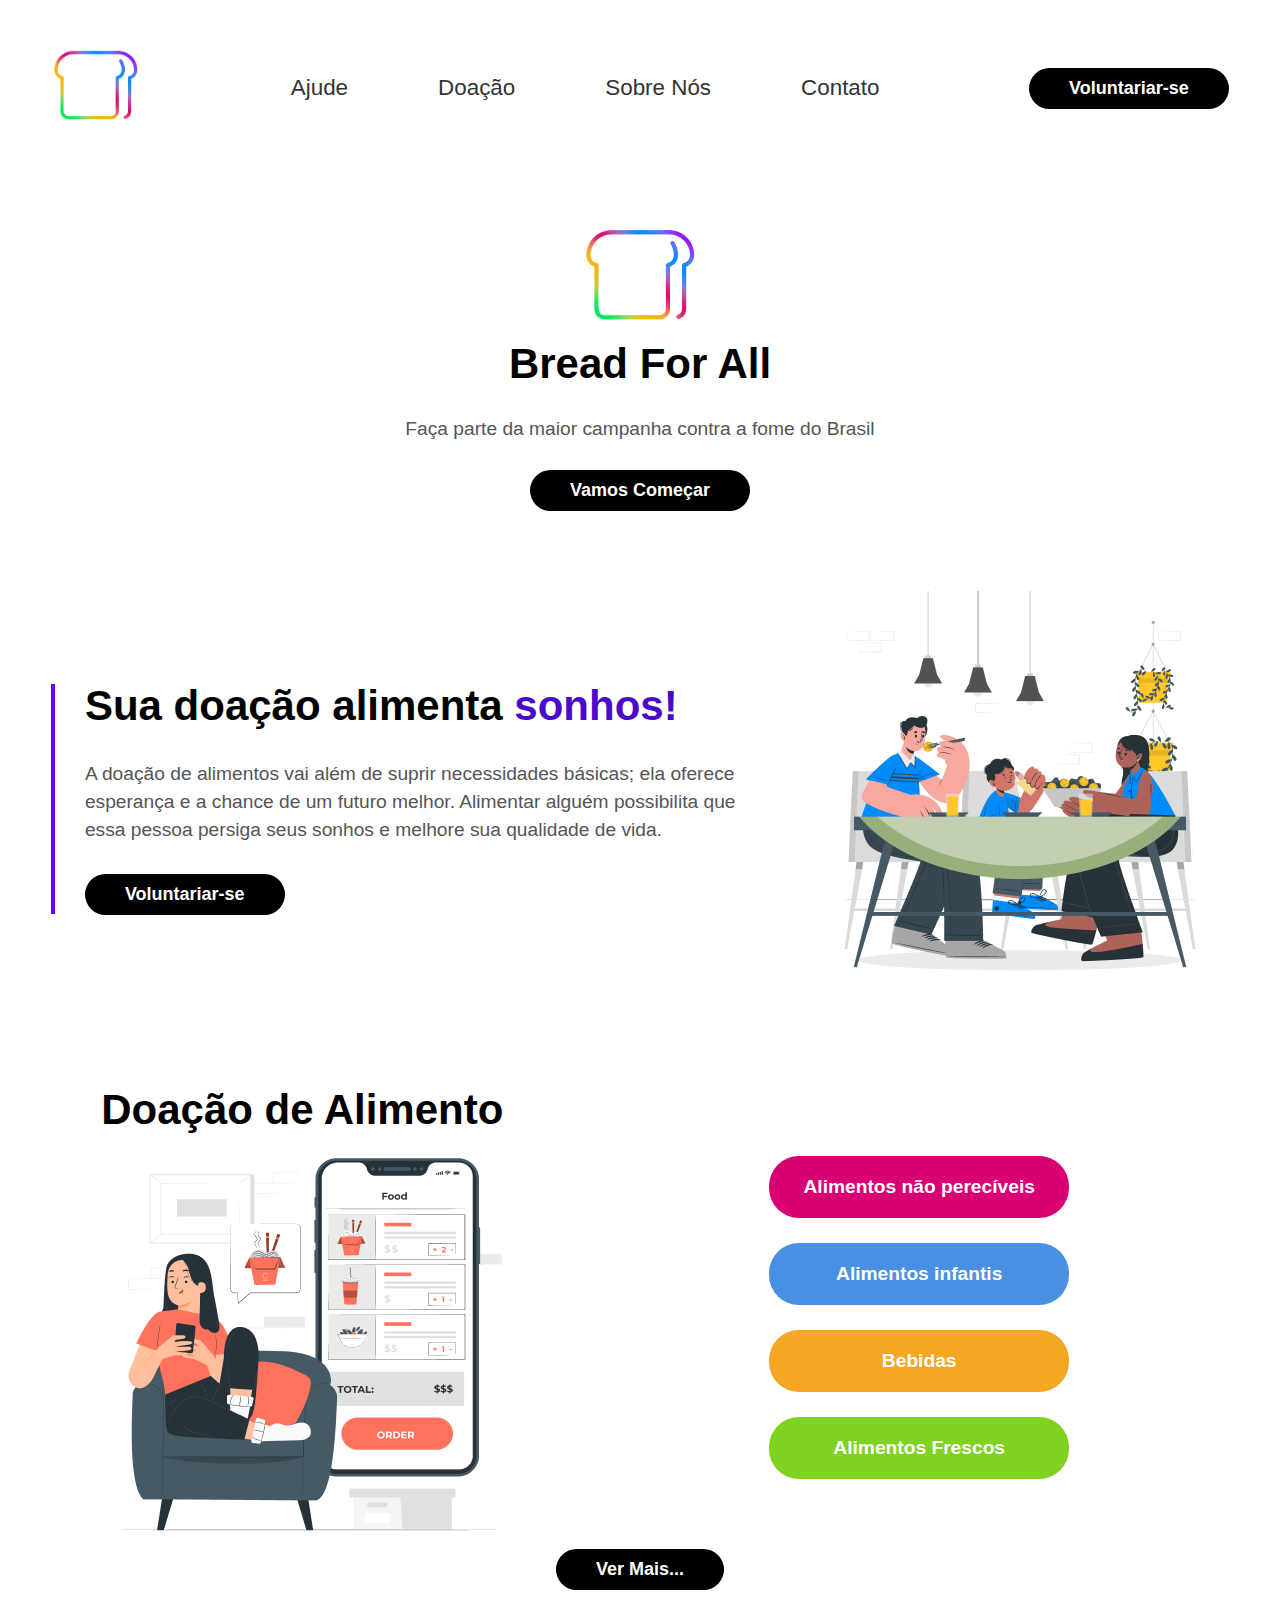
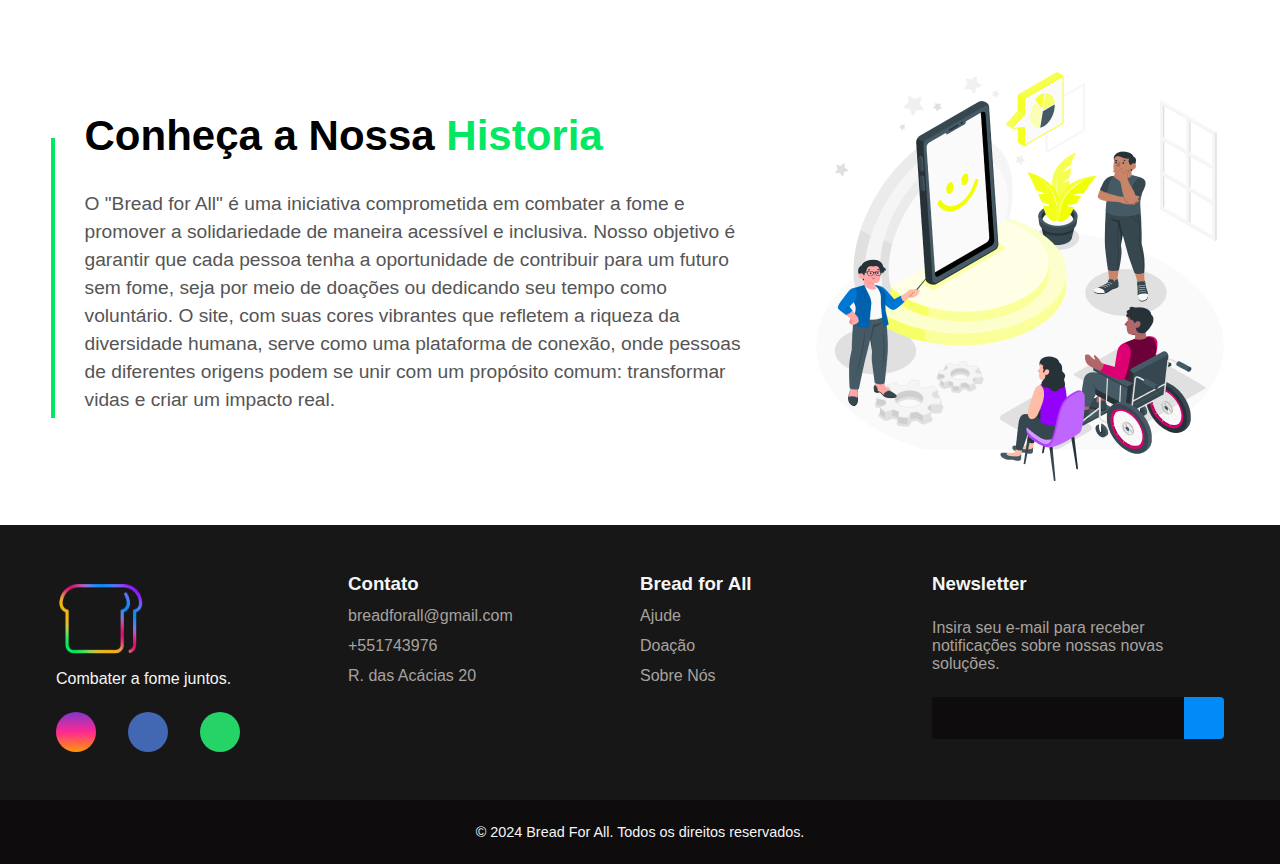
<file: pages/index.html>
<!DOCTYPE html>
<html lang="pt-BR">
<head>
    <meta charset="UTF-8">
    <meta name="viewport" content="width=device-width, initial-scale=1.0">
    <title>Bread For All</title>
    <link rel="stylesheet" href="../css/style.css">
    <link rel="icon" href="../img/logo.png">
    <link rel="stylesheet" href="https://cdnjs.cloudflare.com/ajax/libs/font-awesome/6.2.1/css/all.min.css" integrity="sha512-MV7K8+y+gLIBoVD59lQIYicR65iaqukzvf/nwasF0nqhPay5w/9lJmVM2hMDcnK1OnMGCdVK+iQrJ7lzPJQd1w==" crossorigin="anonymous" referrerpolicy="no-referrer" />
</head>
<body>
    <header>
        <div class="interface">
            <div class="logo">
                <img src="../img/logo.png" alt="Bread For All Logo" class="icon">   
            </div>
            <nav class="menu">
            <ul>
                <li><a href="#">Ajude</a></li>
                <li><a href="#doacao">Doação</a></li>
                <li><a href="#sobre">Sobre Nós</a></li>
                <li><a href="#contato">Contato</a></li>
            </ul>
        </nav>
        <div class="btn-voluntariar">
            <a href="formulario.html">
                <button>Voluntariar-se</button>
            </a>
        </div>
        </div>
    </header>
   <!-- bem vindo -->
    <main>
        <section class="inicial-site" id="inicio">
            <div class="interface">
                <div class="container">
                    <div class="txt-inicial-site">
                         <img src="../img/logo.png" alt="Bread For All Logo" class="icon">
                        <h1>Bread For All</h1>
                        <p>Faça parte da maior campanha contra a fome do Brasil</p>
    
                        <div class="btn-voluntariar">
                            <a href="#ajude">
                                <button>Vamos Começar</button>
                            </a>
                        </div>
                    </div>
                </div>
            </div>
        </section>
    </main>
    <!-- voluntariar-se -->
    <section class="inicial-site">
        <div class="interface">
            <div class="container">
                <div class="purple-line"></div>
                <div class="txt-inicial-site">
                    <h1>Sua doação alimenta <span class="sonhos">sonhos!</span></h1>
                    <p id="subtitulo">A doação de alimentos vai além de suprir necessidades básicas; ela oferece esperança e a chance de um futuro melhor. Alimentar alguém possibilita que essa pessoa persiga seus sonhos e melhore sua qualidade de vida.</p>

                    <div class="btn-voluntariar">
                        <a href="formulario.html">
                            <button>Voluntariar-se</button>
                        </a>
                    </div>
                </div>

                <div class="img-inicial-site" id="ajude">
                    <img src="../img/teste.png" alt="Família jantando">
                </div>
            </div>
        </div>
    </section>
    <!-- seção de doação -->
    <section class="doacao-site">
        <div class="interface">
            <div class="container">
                <div class="yellow-line"></div>
                <div class="geral-doacao-site">
                    <h1  id="doacao">Doação de Alimento</h1>
                    <div class="img-doacao">
                        <img src="../img/mulherSentada.png" alt="Família jantando">
                    </div>
                </div>
    
                <div class="botoes-categoria">
                    <a href="doacao.html"  class="botao-categoria alimentos-nao-pereciveis">Alimentos não perecíveis</a>
                    <a href="doacao.html" class="botao-categoria alimentos-infantis">Alimentos infantis</a>
                    <a href="doacao.html" class="botao-categoria bebidas">Bebidas</a>
                    <a href="doacao.html" class="botao-categoria alimentos-frescos">Alimentos Frescos</a>
                </div>
            </div>
    
            <div class="btn-voluntariar" id="centro">
                <a href="doacao.html">
                    <button>Ver Mais...</button>
                </a>
            </div>
        </div>
    </section>
    <!-- sobre nos -->
    <section class="inicial-site">
        <div class="interface">
            <div class="container">
                <div class="green-line"></div>
                <div class="txt-inicial-site">
                    <h1 id="sobre">Conheça a Nossa <span class="Historia">Historia</span></h1>
                    <p id="subtitulo">O "Bread for All" é uma iniciativa comprometida em combater a fome e promover a solidariedade de maneira acessível e inclusiva. Nosso objetivo é garantir que cada pessoa tenha a oportunidade de contribuir para um futuro sem fome, seja por meio de doações ou dedicando seu tempo como voluntário. O site, com suas cores vibrantes que refletem a riqueza da diversidade humana, serve como uma plataforma de conexão, onde pessoas de diferentes origens podem se unir com um propósito comum: transformar vidas e criar um impacto real.</p>
                </div>

                <div class="img-inicial-site">
                    <img src="../img/sobre.png" alt="Mulher ensinando">
                </div>
            </div>
        </div>
    </section>
    <!-- rodape -->
    <footer>
        <div id="footer_content">
            <div id="footer_contacts">
                <div class="logo" id="contato">
                    <img src="../img/logo.png" alt="Bread For All Logo" class="icon">   
                </div>
                <p>Combater a fome juntos.</p>

                <div id="footer_social_media">
                    <a href="#" class="footer-link" id="instagram">
                        <i class="fa-brands fa-instagram"></i>
                    </a>

                    <a href="#" class="footer-link" id="facebook">
                        <i class="fa-brands fa-facebook-f"></i>
                    </a>

                    <a href="#" class="footer-link" id="whatsapp">
                        <i class="fa-brands fa-whatsapp"></i>
                    </a>
                </div>
            </div>
            
            <ul class="footer-list">
                <li>
                    <h3>Contato</h3>
                </li>
                <li>
                    <a href="#" class="footer-link">breadforall@gmail.com</a>
                </li>
                <li>
                    <a href="#" class="footer-link">+551743976</a>
                </li>
                <li>
                    <a href="#" class="footer-link">R. das Acácias 20</a>
                </li>
            </ul>

            <ul class="footer-list">
                <li>
                    <h3>Bread for All</h3>
                </li>
                <li>
                    <a href="#" class="footer-link">Ajude</a>
                </li>
                <li>
                    <a href="#" class="footer-link">Doação</a>
                </li>
                <li>
                    <a href="#" class="footer-link">Sobre Nós</a>
                </li>
            </ul>

            <div id="footer_subscribe">
                <h3>Newsletter</h3>

                <p>
                    Insira seu e-mail para receber notificações sobre nossas novas soluções.
                </p>

                <div id="input_group">
                    <input type="email" id="email" >
                    <button>
                        <i class="fa-regular fa-envelope" ></i>
                    </button>
                </div>
            </div>
        </div>

        <div id="footer_copyright">
            &copy; 2024 Bread For All. Todos os direitos reservados.
        </div>
    </footer>
</body>
</html>
</file>
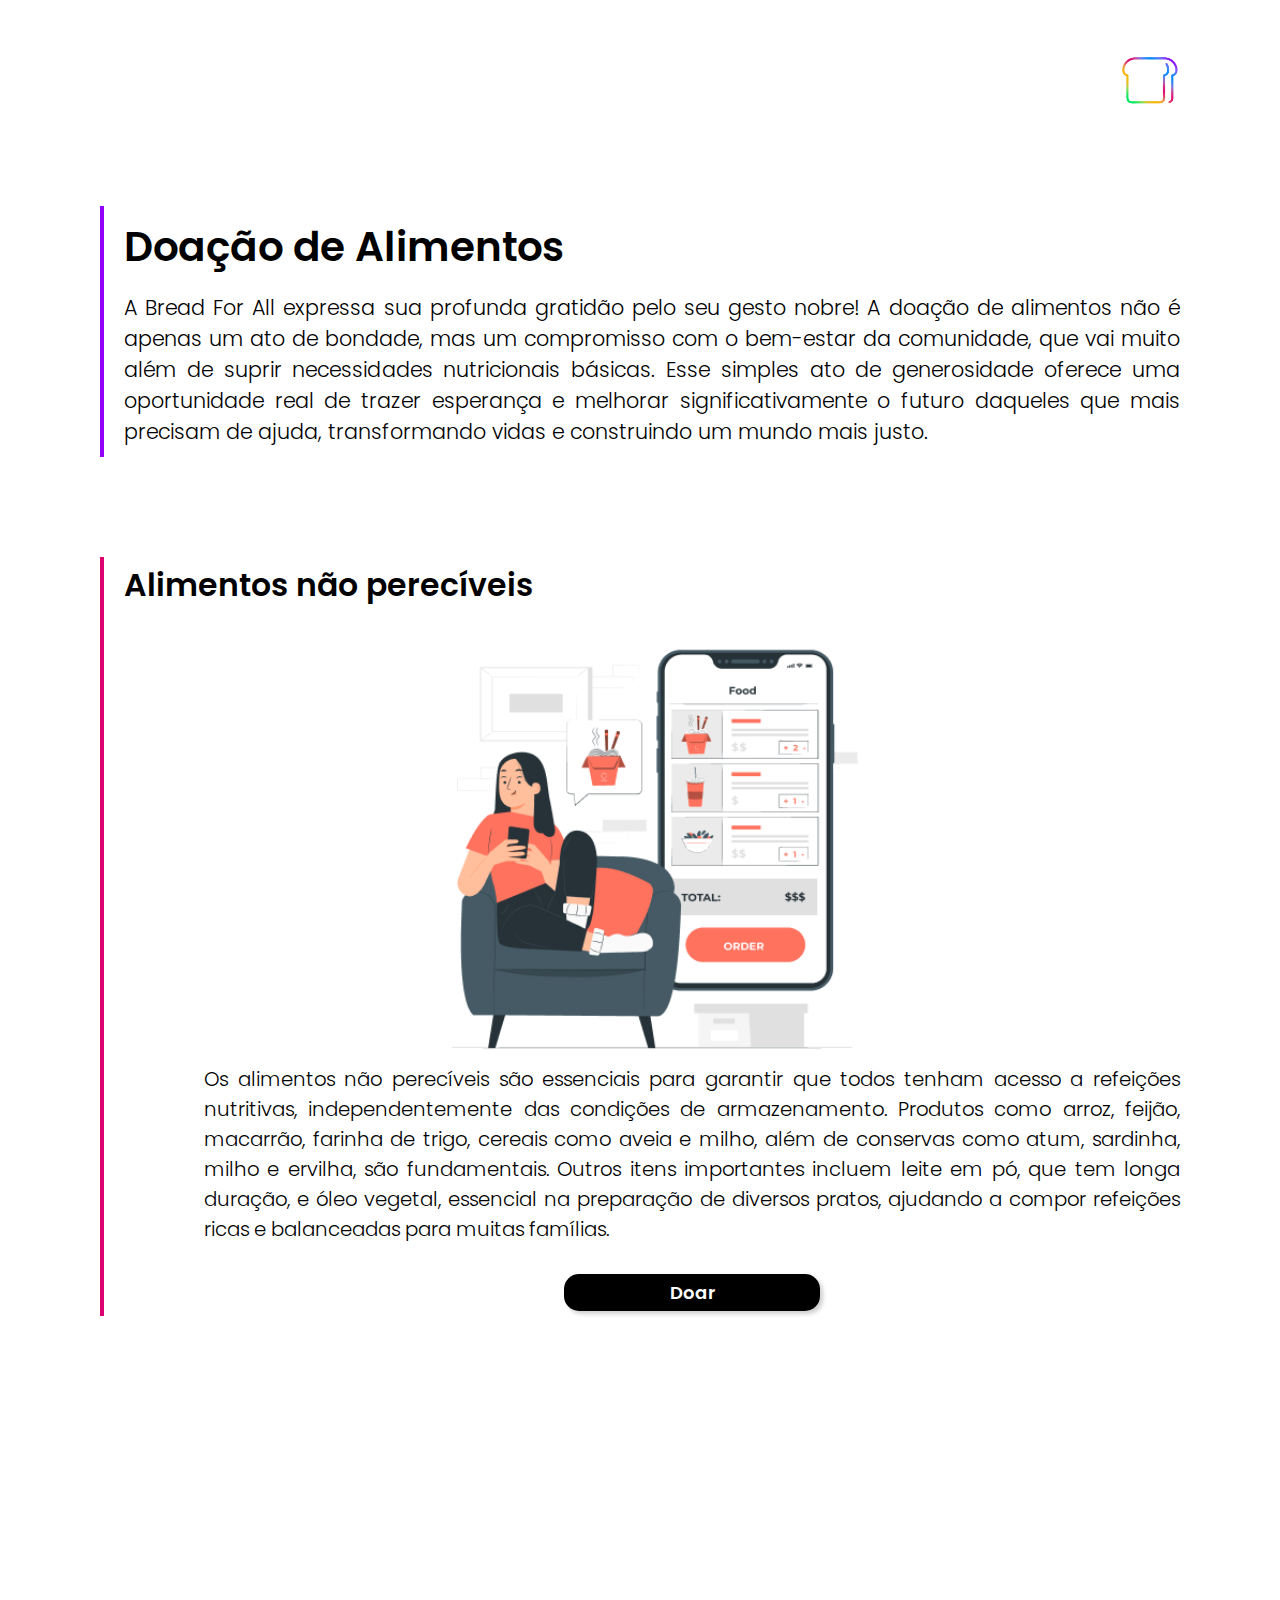
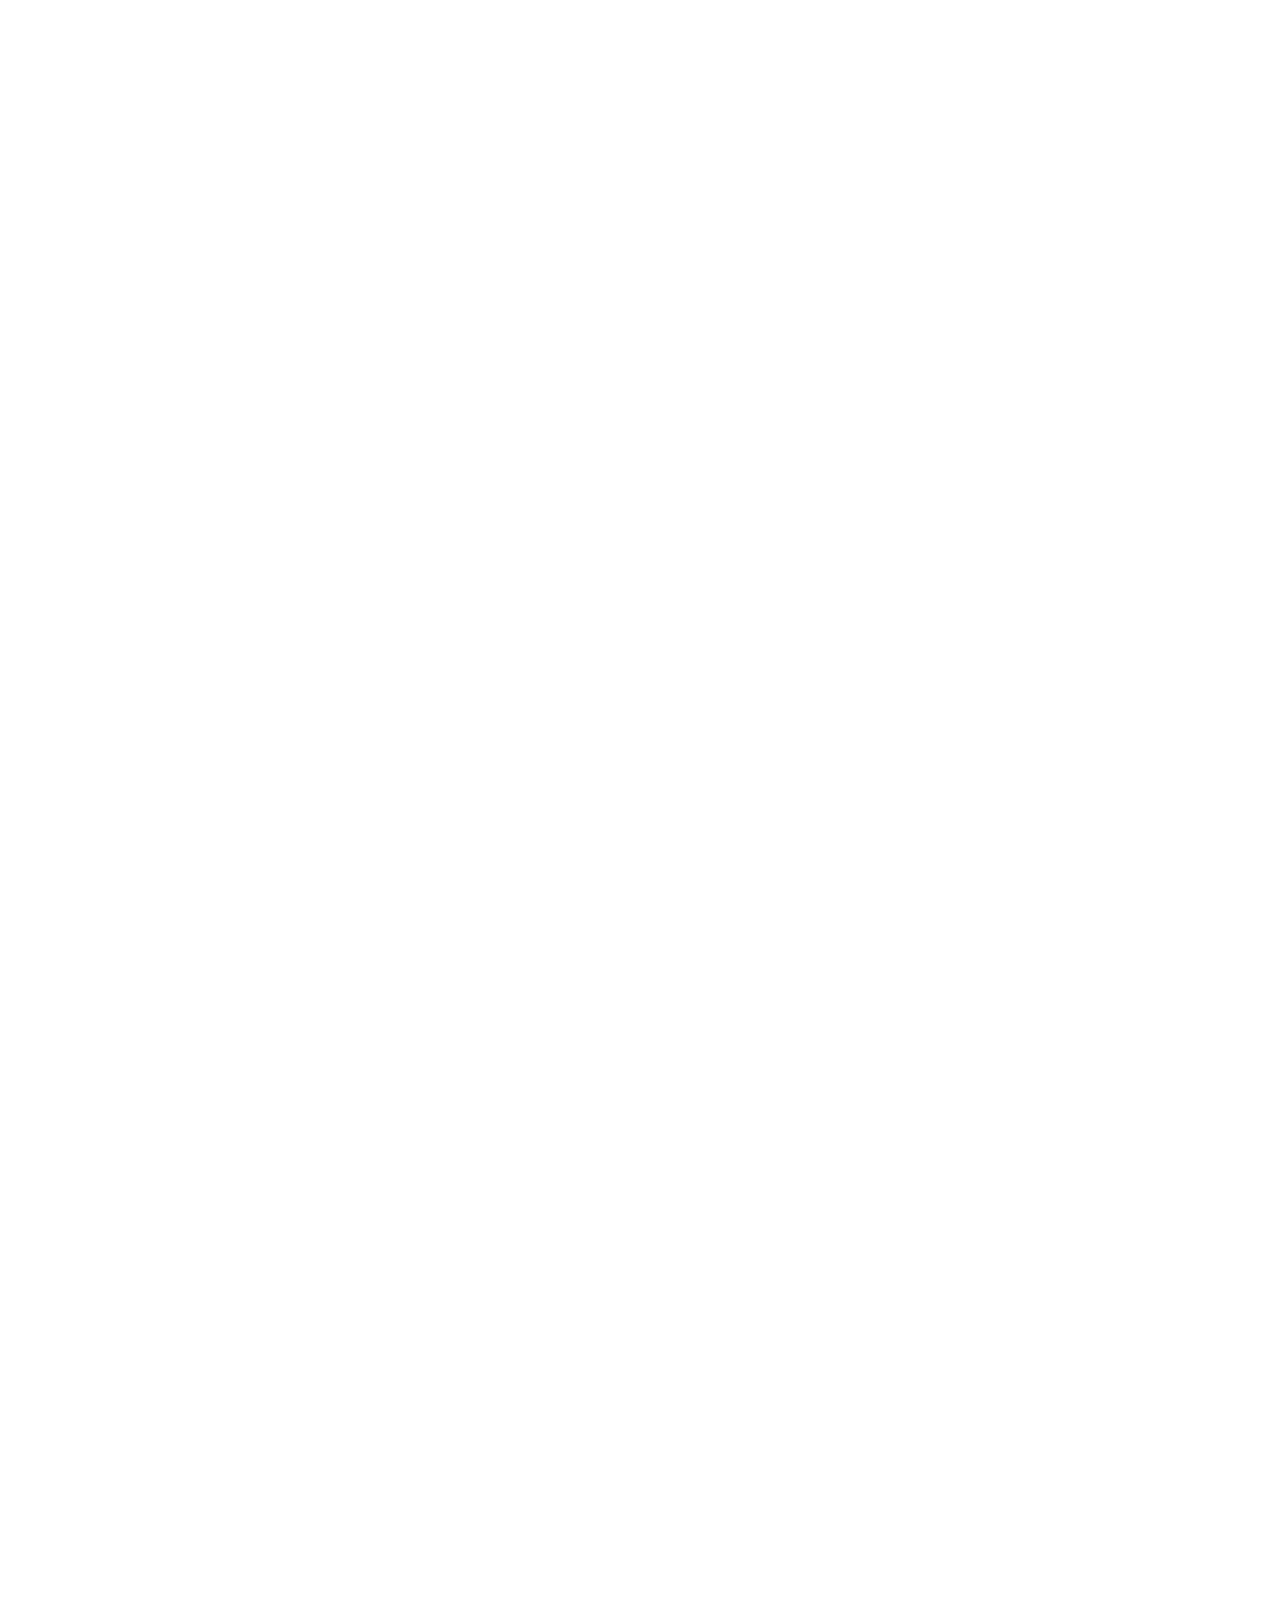
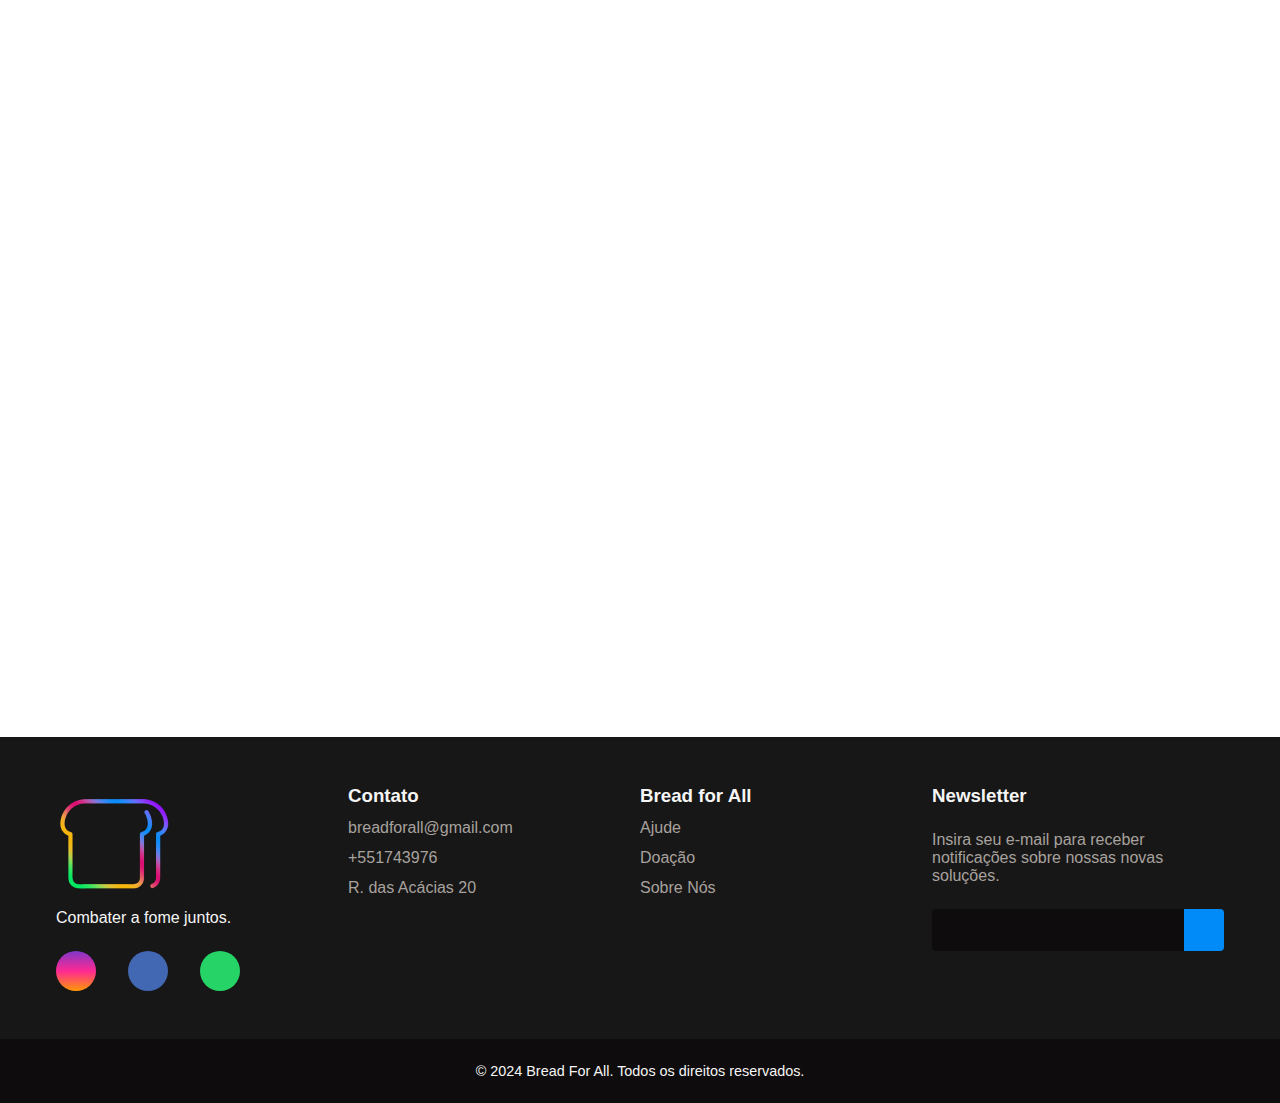
<file: pages/doacao.html>
<!DOCTYPE html>
<html lang="pt-br">

<head>
    <meta charset="UTF-8">
    <meta name="viewport" content="width=device-width, initial-scale=1.0">
    <title>Doação de alimentos - Bread for All</title>
    <link rel="stylesheet" href="../css/doacao.css">
    <link rel="icon" href="../img/logo.png">
    <link rel="stylesheet" href="https://cdnjs.cloudflare.com/ajax/libs/font-awesome/6.2.1/css/all.min.css" integrity="sha512-MV7K8+y+gLIBoVD59lQIYicR65iaqukzvf/nwasF0nqhPay5w/9lJmVM2hMDcnK1OnMGCdVK+iQrJ7lzPJQd1w==" crossorigin="anonymous" referrerpolicy="no-referrer" />
</head>

<body>
    <header>
        <section id="header">
            <div class="container">
                <a href="index.html"><img src="../img/logo.png" alt="logo pão"></a>
            </div>
        </section>
    </header>

    <main>
        <section id="doacao">
            <div class="container">
                <div class="doacao">
                    <div class="texto-doacao">
                        <p class="titulo">Doação de Alimentos</p>
                        <p class="subtitulo">A Bread For All expressa sua profunda gratidão pelo seu gesto nobre! A
                            doação de alimentos não é apenas um ato de bondade, mas um compromisso com o bem-estar da
                            comunidade, que vai muito além de suprir necessidades nutricionais básicas. Esse simples ato
                            de generosidade oferece uma oportunidade real de trazer esperança e melhorar
                            significativamente o futuro daqueles que mais precisam de ajuda, transformando vidas e
                            construindo um mundo mais justo.</p>
                    </div>
                </div>
            </div>
        </section>

        <section id="nao-pereciveis">
            <div class="container">
                <div class="doacao">
                    <div class="texto-alimentos">
                        <p class="titulo-alimentos">Alimentos não perecíveis</p>
                        <div class="img-texto">
                            <img src="../img/mulherSentada.png" alt="refeição">
                            <div class="columm-botao">
                                <p class="subtitulo-alimentos">Os alimentos não perecíveis são essenciais para garantir
                                    que todos tenham acesso a refeições nutritivas, independentemente das condições de
                                    armazenamento. Produtos como arroz, feijão, macarrão, farinha de trigo, cereais como
                                    aveia e milho, além de conservas como atum, sardinha, milho e ervilha, são
                                    fundamentais. Outros itens importantes incluem leite em pó, que tem longa duração, e
                                    óleo vegetal, essencial na preparação de diversos pratos, ajudando a compor
                                    refeições ricas e balanceadas para muitas famílias.</p>
                                <button id="doar">Doar</button>
                            </div>

                        </div>
                    </div>
                </div>
            </div>
        </section>

        <section id="infantis" class="fade-in">
            <div class="container">
                <div class="doacao">
                    <div class="texto-alimentos">
                        <p class="titulo-alimentos">Alimentos infantis</p>
                        <div class="img-texto">
                            <img src="../img/infantis.png" alt="refeição">
                            <div class="columm-botao">
                                <p class="subtitulo-alimentos">Os alimentos infantis são essenciais para garantir o
                                    crescimento saudável das nossas crianças. Papinhas prontas de frutas e vegetais são
                                    opções práticas e nutritivas, enquanto cereais infantis fortificados ajudam a suprir
                                    as necessidades nutricionais diárias dos pequenos. O leite em pó infantil, por ser
                                    enriquecido com nutrientes importantes, é uma excelente escolha, assim como
                                    biscoitos e bolachas específicas para bebês, que podem servir como lanches saudáveis
                                    e deliciosos.</p>
                                <button id="doar">Doar</button>
                            </div>

                        </div>
                    </div>
                </div>
            </div>
        </section>

        <section id="bebidas" class="fade-in">
            <div class="container">
                <div class="doacao">
                    <div class="texto-alimentos">
                        <p class="titulo-alimentos">Bebidas</p>
                        <div class="img-texto">
                            <img src="../img/bebidas.png" alt="refeição">
                            <div class="columm-botao">
                                <p class="subtitulo-alimentos">Além dos alimentos, as bebidas também são fundamentais
                                    para uma alimentação completa. Água mineral, sucos naturais ou industrializados,
                                    leite, chá e café são produtos que, além de hidratar, proporcionam energia e
                                    complementam as refeições diárias. Em alguns casos, até mesmo refrigerantes podem
                                    trazer um pouco de alegria e momentos de descontração para as famílias em situações
                                    de vulnerabilidade.</p>
                                <button id="doar">Doar</button>
                            </div>

                        </div>
                    </div>
                </div>
            </div>
        </section>

        <section id="frescos" class="fade-in">
            <div class="container">
                <div class="doacao">
                    <div class="texto-alimentos">
                        <p class="titulo-alimentos">Alimentos frescos</p>
                        <div class="img-texto">
                            <img src="../img/frescos.png" alt="refeição">
                            <div class="columm-botao">
                                <p class="subtitulo-alimentos">Os alimentos frescos são essenciais para manter uma dieta
                                    rica em vitaminas e minerais, essenciais para a saúde do corpo. Frutas como maçãs,
                                    bananas, laranjas e morangos oferecem nutrientes importantes, além de serem
                                    deliciosas. Legumes como alface, cenouras, tomates e brócolis são fundamentais para
                                    complementar uma alimentação balanceada, proporcionando fibras e antioxidantes
                                    naturais. Sua doação de alimentos frescos pode trazer mais saúde e vitalidade para
                                    muitas famílias.</p>
                                <button id="doar">Doar</button>
                            </div>

                        </div>
                    </div>
                </div>
            </div>
        </section>

        <div id="modal" class="modal">
            <div class="modal-content">
                <span class="close">&times;</span>
                <div class="div-modal">
                    <img src="../img/check.png" alt="Sucesso" class="modal-img">
                    <p class="modal-texto">Sua doação foi enviada com sucesso! Muito obrigado por fazer parte desse gesto nobre.</p>
                </div>
            </div>
        </div>
    </main>
    <footer>
        <div id="footer_content">
            <div id="footer_contacts">
                <div class="logo">
                    <img src="../img/logo.png" alt="Bread For All Logo" class="icon">   
                </div>
                <p>Combater a fome juntos.</p>

                <div id="footer_social_media">
                    <a href="#" class="footer-link" id="instagram">
                        <i class="fa-brands fa-instagram"></i>
                    </a>

                    <a href="#" class="footer-link" id="facebook">
                        <i class="fa-brands fa-facebook-f"></i>
                    </a>

                    <a href="#" class="footer-link" id="whatsapp">
                        <i class="fa-brands fa-whatsapp"></i>
                    </a>
                </div>
            </div>
            
            <ul class="footer-list">
                <li>
                    <h3>Contato</h3>
                </li>
                <li>
                    <a href="#" class="footer-link">breadforall@gmail.com</a>
                </li>
                <li>
                    <a href="#" class="footer-link">+551743976</a>
                </li>
                <li>
                    <a href="#" class="footer-link">R. das Acácias 20</a>
                </li>
            </ul>

            <ul class="footer-list">
                <li>
                    <h3>Bread for All</h3>
                </li>
                <li>
                    <a href="#" class="footer-link">Ajude</a>
                </li>
                <li>
                    <a href="#" class="footer-link">Doação</a>
                </li>
                <li>
                    <a href="#" class="footer-link">Sobre Nós</a>
                </li>
            </ul>

            <div id="footer_subscribe">
                <h3>Newsletter</h3>

                <p>
                    Insira seu e-mail para receber notificações sobre nossas novas soluções.
                </p>

                <div id="input_group">
                    <input type="email" id="email" >
                    <button>
                        <i class="fa-regular fa-envelope" ></i>
                    </button>
                </div>
            </div>
        </div>

        <div id="footer_copyright">
            &copy; 2024 Bread For All. Todos os direitos reservados.
        </div>
    </footer>
    <script>
        document.querySelectorAll("#doar").forEach(button => {
            button.addEventListener("click", function () {
                document.getElementById("modal").style.display = "flex";
            });
        });

        document.querySelector(".close").addEventListener("click", function () {
            document.getElementById("modal").style.display = "none";
        });

        window.onclick = function (event) {
            if (event.target == document.getElementById("modal")) {
                document.getElementById("modal").style.display = "none";
            }
        };

        function animateOnScroll() {
            const elementos = document.querySelectorAll('.fade-in');

            elementos.forEach(elemento => {
                const posicaoElemento = elemento.getBoundingClientRect().top;
                const tamanhoTela = window.innerHeight;

                if (posicaoElemento < tamanhoTela - 50) {
                    elemento.classList.add('aparecer');
                }
            });
        }

        window.addEventListener('scroll', animateOnScroll);
    </script>
</body>

</html>
</file>
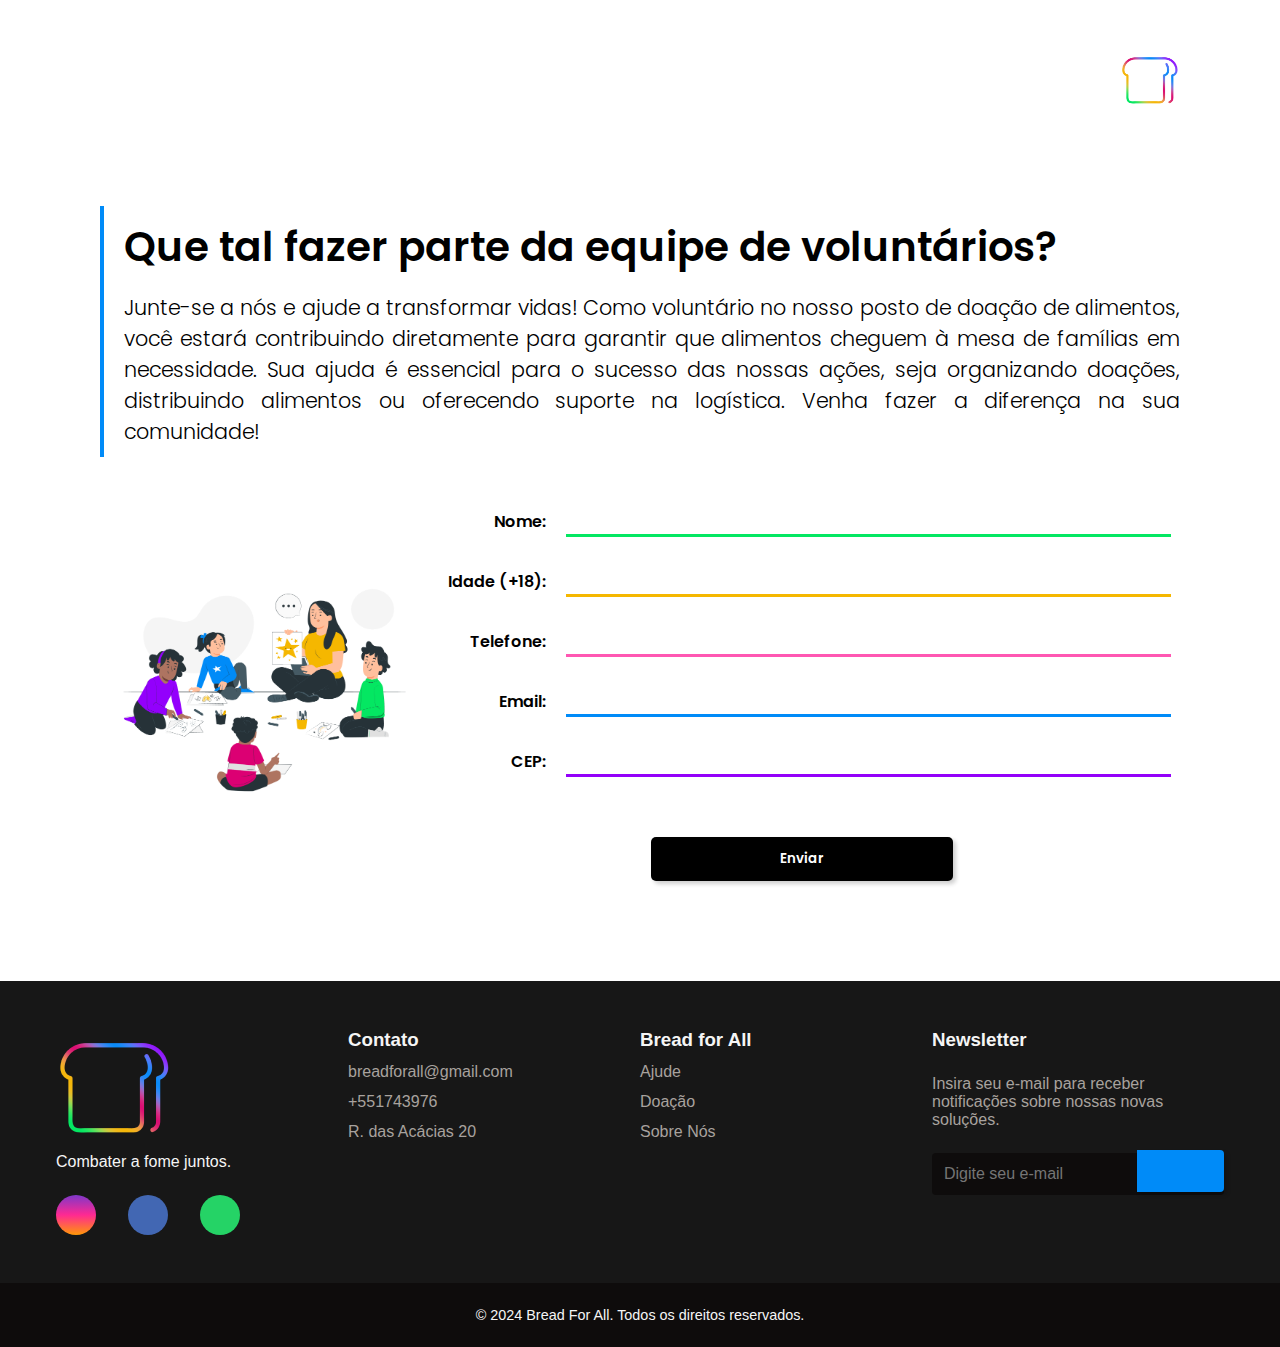
<file: pages/formulario.html>
<!DOCTYPE html>
<html lang="en">

<head>
    <meta charset="UTF-8">
    <meta name="viewport" content="width=device-width, initial-scale=1.0">
    <title>Seja um Voluntário - Bread for All</title>
    <link rel="stylesheet" href="../css/formulario.css">
    <link rel="icon" href="../img/logo.png">
    <link rel="stylesheet" href="https://cdnjs.cloudflare.com/ajax/libs/font-awesome/6.2.1/css/all.min.css" integrity="sha512-MV7K8+y+gLIBoVD59lQIYicR65iaqukzvf/nwasF0nqhPay5w/9lJmVM2hMDcnK1OnMGCdVK+iQrJ7lzPJQd1w==" crossorigin="anonymous" referrerpolicy="no-referrer" />
</head>

<body>
    <header>
        <section id="header">
            <div class="container">
                <a href="index.html"><img src="../img/logo.png" alt="logo pão"></a>
            </div>
        </section>
    </header>

    <main>
        <section id="voluntarios">
            <div class="container">
                <div class="voluntarios">
                    <div class="texto-voluntarios">
                        <p class="titulo">Que tal fazer parte da equipe de voluntários?</p>
                        <p class="subtitulo">
                            Junte-se a nós e ajude a transformar vidas! Como voluntário no nosso posto de doação de
                            alimentos, você estará contribuindo diretamente para garantir que alimentos cheguem à mesa
                            de famílias em necessidade. Sua ajuda é essencial para o sucesso das nossas ações, seja
                            organizando doações, distribuindo alimentos ou oferecendo suporte na logística.
                            <span>Venha fazer a diferença na sua comunidade!</span>
                        </p>
                    </div>
                </div>
            </div>
        </section>

        <section id="form">
            <img src="../img/voluntarios.png" alt="Pessoas conversando">
            <form id="voluntarioForm">
                <div class="form-group">
                    <label for="nome">Nome:</label>
                    <input type="text" id="nome" name="nome" required>
                </div>
                <div class="form-group">
                    <label for="idade">Idade (+18):</label>
                    <input type="number" id="idade" name="idade" min="18" required>
                </div>
                <div class="form-group">
                    <label for="telefone">Telefone:</label>
                    <input type="tel" id="telefone" name="telefone" required>
                </div>
                <div class="form-group">
                    <label for="email">Email:</label>
                    <input type="email" id="email" name="email" required>
                </div>
                <div class="form-group">
                    <label for="cep">CEP:</label>
                    <input type="text" id="cep" name="cep" required>
                </div>
                <button type="submit" id="enviar">Enviar</button>
            </form>
        </section>

        <div id="modal" class="modal" style="display: none;">
            <div class="modal-content">
                <span class="close">&times;</span>
                <div class="div-modal">
                    <img src="../img/check.png" alt="Sucesso" class="modal-img">
                    <p class="modal-texto">Seu cadastro foi enviado! Entraremos em contato por email com mais informações.</p>
                </div>
            </div>
        </div>
    </main>
    <footer>
        <div id="footer_content">
            <div id="footer_contacts">
                <div class="logo">
                    <img src="../img/logo.png" alt="Bread For All Logo" class="icon">   
                </div>
                <p>Combater a fome juntos.</p>

                <div id="footer_social_media">
                    <a href="#" class="footer-link" id="instagram">
                        <i class="fa-brands fa-instagram"></i>
                    </a>

                    <a href="#" class="footer-link" id="facebook">
                        <i class="fa-brands fa-facebook-f"></i>
                    </a>

                    <a href="#" class="footer-link" id="whatsapp">
                        <i class="fa-brands fa-whatsapp"></i>
                    </a>
                </div>
            </div>
            
            <ul class="footer-list">
                <li>
                    <h3>Contato</h3>
                </li>
                <li>
                    <a href="#" class="footer-link">breadforall@gmail.com</a>
                </li>
                <li>
                    <a href="#" class="footer-link">+551743976</a>
                </li>
                <li>
                    <a href="#" class="footer-link">R. das Acácias 20</a>
                </li>
            </ul>

            <ul class="footer-list">
                <li>
                    <h3>Bread for All</h3>
                </li>
                <li>
                    <a href="#" class="footer-link">Ajude</a>
                </li>
                <li>
                    <a href="#" class="footer-link">Doação</a>
                </li>
                <li>
                    <a href="#" class="footer-link">Sobre Nós</a>
                </li>
            </ul>

            <div id="footer_subscribe">
                <h3>Newsletter</h3>
                <p>Insira seu e-mail para receber notificações sobre nossas novas soluções.</p>
                <div id="input_group">
                    <input type="email" id="newsletterEmail" placeholder="Digite seu e-mail">
                    <button class="btn">
                        <i class="fa-regular fa-envelope"></i>
                    </button>
                </div>
            </div>
        </div>

        <div id="footer_copyright">
            &copy; 2024 Bread For All. Todos os direitos reservados.
        </div>
    </footer>
    <script>
        document.addEventListener("DOMContentLoaded", function () {
            const form = document.getElementById("voluntarioForm");
            const modal = document.getElementById("modal");
            const closeModalButton = document.querySelector(".close");

            form.addEventListener("submit", function (event) {
                event.preventDefault();

                const isFormValid = Array.from(form.elements).every(input => input.checkValidity());

                if (isFormValid) {
                    modal.style.display = "flex";
                }
            });

            closeModalButton.addEventListener("click", function () {
                modal.style.display = "none"; 
            });

            window.onclick = function (event) {
                if (event.target === modal) {
                    modal.style.display = "none";
                }
            };
        });
    </script>
</body>

</html>
</file>
<file: css/doacao.css>
* {
    margin: 0;
    padding: 0;
    border: 0;
    box-sizing: border-box;
}
html{
    scroll-behavior: smooth;
}
a {
    text-decoration: none;
}
body {
    font-family: 'Arial', sans-serif;
}

@font-face {
    font-family: 'PoppinsSemiBold';
    src: url(../fonts/Poppins-SemiBold.ttf);
}

@font-face {
    font-family: 'PoppinsBold';
    src: url(../fonts/Poppins-Bold.ttf);
}

@font-face {
    font-family: 'PoppinsLight';
    src: url(../fonts/Poppins-Light.ttf);
}

#header {
    display: flex;
    justify-content: right;
}

#header img {
    width: 60px;
    margin: 50px 0;
    transition: transform 0.3s ease;
}

#header img:hover {
    transform: scale(1.1);
}

.container {
    margin: 0 100px;
}

main {
    margin: 40px 0 80px 0;
}

/* DOAÇÃO */

#doacao .doacao {
    border-left: 4px solid #9300f9;
    padding: 5px 0;
}

#doacao .titulo {
    font: 4.5vh 'PoppinsSemiBold', sans-serif;
}

#doacao .subtitulo {
    font: 2.3vh 'PoppinsLight', sans-serif;
    margin-top: 15px;
    text-align: justify;
}

#doacao .texto-doacao,
.texto-alimentos {
    margin-left: 20px;
    padding: 5px 0;
}

/* ALIMENTOS NÃO-PERECIVEIS */

#nao-pereciveis,
#infantis,
#bebidas,
#frescos {
    margin-top: 100px;
}

#nao-pereciveis .doacao {
    border-left: 4px solid #DC0073;
}

.titulo-alimentos {
    font: 3.5vh 'PoppinsSemiBold', sans-serif;
}

.subtitulo-alimentos {
    font: 2.2vh 'PoppinsLight', sans-serif;
    text-align: justify;
}

.img-texto {
    display: flex;
    flex-direction: row;
    margin-top: 15px;
}

.img-texto img {
    width: 18vw;
}

.columm-botao {
    display: flex;
    flex-direction: column;
    margin-left: 80px;
    align-items: center;
    text-align: center;
    justify-content: center;
}

.columm-botao button {
    width: 10vw;
    padding: 5px 0;
    background-color: black;
    color: white;
    font: 18px 'PoppinsSemiBold', sans-serif;
    border-radius: 15px;
    margin-top: 30px;
    box-shadow: 3px 3px 4px #00000031;
    cursor: pointer;
    transition: background-color 0.3s ease, transform 0.3s ease;
}

#nao-pereciveis .columm-botao button:hover {
    background-color: #DC0073;
}

#infantis .columm-botao button:hover {
    background-color: #008bf8;
}

#bebidas .columm-botao button:hover {
    background-color: #f5b700;
}

#frescos .columm-botao button:hover {
    background-color: #04e762;
}

.columm-botao button:hover {
    transform: scale(1.1);
}


/* ALIMENTOS INFANTIS */
#infantis .doacao {
    border-left: 4px solid #008bf8;
}

/* BEBIDAS */
#bebidas .doacao {
    border-left: 4px solid #f5b700;
}

/* ALIMENTOS FRESCOS */
#frescos .doacao {
    border-left: 4px solid #04e762;
}

/* MODAL */
.modal {
    display: none;
    position: fixed;
    z-index: 1;
    left: 0;
    top: 0;
    width: 100%;
    height: 100%;
    background-color: rgba(0, 0, 0, 0.5);
    /* Fundo escuro */
    justify-content: center;
    align-items: center;
}

.modal-content {
    background-color: #04e762;
    color: white;
    padding: 18px;
    text-align: center;
    width: 30%;
}

.div-modal {
    display: flex;
    align-items: center;
    justify-content: center;
    margin: 10px 0;
}

.modal-img {
    width: 65px;
    height: 65px;
}

.modal-texto {
    font: 18px 'PoppinsBold', sans-serif;
    margin: 0 18px;
    text-align: center;
}

.close {
    color: #ffffff;
    float: right;
    font-size: 30px;
    font-weight: bold;
    cursor: pointer;
}

.fade-in {
    opacity: 0;
    transform: translateY(20px);
    transition: opacity 0.6s ease-out, transform 0.6s ease-out;
}

.fade-in.aparecer {
    opacity: 1;
    transform: translateY(0);
}
footer {
    width: 100%;
    color: #f5f5f5;
}

.footer-link {
    text-decoration: none;
}

#footer_content {
    background-color: #171717;
    display: grid;
    grid-template-columns: repeat(4, 1fr);
    padding: 3rem 3.5rem;
}

#footer_contacts h1 {
    margin-bottom: 0.75rem;
}

#footer_social_media {
    display: flex;
    gap: 2rem;
    margin-top: 1.5rem;
} 

#footer_social_media .footer-link {
    display: flex;
    align-items: center;
    justify-content: center;
    height: 2.5rem;
    width: 2.5rem;
    color: #f5f5f5;
    border-radius: 50%;
    transition: all 0.4s;
}

#footer_social_media .footer-link i {
    font-size: 1.25rem;    
}

#footer_social_media .footer-link:hover {
    opacity: 0.8;
}

#instagram {
    background: linear-gradient(#7f37c9, #ff2992, #ff9807);
}

#facebook {
    background-color: #4267b3;
}

#whatsapp {
    background-color: #25d366;
}

.footer-list {
    display: flex;
    flex-direction: column;
    gap: 0.75rem;
    list-style: none;
}

.footer-list .footer-link {
    color: #a8a29e;
    transition: all 0.4s;
}

.footer-list .footer-link:hover {
    color: #7f37c9;
}

#footer_subscribe {
    display: flex;
    flex-direction: column;
    gap: 1.5rem;
}

#footer_subscribe p {
    color: #a8a29e;
}

#input_group {
    display: flex;
    align-items: center;
    background-color: #0e0c0c;
    border-radius: 4px;
}

#input_group input {
    all: unset;
    padding: 0.75rem;
    width: 100%;
}

#input_group button {
    background-color: #008BF8;
    border: none;
    color: #f5f5f5;
    padding: 0px 1.25rem;
    font-size: 1.125rem;
    height: 100%;
    border-radius: 0px 4px 4px 0px;
    cursor: pointer;
    transition: all 0.4s;
}

#input_group button:hover {
    opacity: 0.8;
}

#footer_copyright {
    display: flex;
    justify-content: center;
    background-color:  #0e0c0c;
    font-size: 0.9rem;
    padding: 1.5rem;
    font-weight: 100;
}
@media screen and (max-width: 1300px) {
    .img-texto {
        flex-direction: column;
        justify-content: center;
        align-items: center;
    }

    .img-texto img {
        width: 35vw;
    }

    .columm-botao button {
        width: 20vw;
    }
}

@media screen and (max-width: 768px) {
    .container {
        margin: 0 80px;
    }

    #doacao .titulo {
        font: 4vh 'PoppinsSemiBold', sans-serif;
    }

    #doacao .subtitulo {
        font: 2.2vh 'PoppinsLight', sans-serif;
    }

    .img-texto {
        flex-direction: column;
        justify-content: center;
        align-items: center;
    }

    .img-texto img {
        width: 20vw;
    }

    .columm-botao {
        margin-left: 0;
        margin-top: 20px;
    }

    .columm-botao button {
        width: 25vw;
    }

    #doacao .texto-doacao,
    .texto-alimentos {
        margin-left: 28px;
        padding: 25px 0;
    }

    .modal-content {
        background-color: #04e762;
        color: white;
        padding: 18px;
        text-align: center;
        width: 50%;
        display: flex;
        flex-direction: column;
    }

    .close {
        margin-left: auto;
        font-size: 25px;
    }

    .div-modal {
        display: flex;
        flex-direction: column;
        align-items: center;
        justify-content: center;
        margin: 0;
    }

    .modal-texto {
        font: 16px 'PoppinsBold', sans-serif;
        margin: 10px;
    }

    .modal-img {
        width: 55px;
        height: 55px;
    }
}

@media screen and (max-width: 500px) {
    #header img {
        width: 40px;
        margin: 50px 0;
    }

    .container {
        margin: 0 50px;
    }

    #doacao .doacao {
        border-top: 4px solid #9300f9;
        border-left: 0;
        padding: 5px 0;
    }

    #doacao .texto-doacao,
    .texto-alimentos {
        margin-left: 0;
        padding: 25px 0;
        text-align: center;
    }

    #doacao .titulo {
        font: 3.5vh 'PoppinsSemiBold', sans-serif;
    }

    #doacao .subtitulo,
    .subtitulo-alimentos {
        font: 2vh 'PoppinsLight', sans-serif;
    }

    /* ALIMENTOS NÃO-PERECIVEIS */

    #nao-pereciveis .doacao {
        border-top: 4px solid #DC0073;
        border-left: 0;
    }

    .titulo-alimentos {
        font: 3vh 'PoppinsSemiBold', sans-serif;
    }

    /* ALIMENTOS INFANTIS */
    #infantis .doacao {
        border-top: 4px solid #008bf8;
        border-left: 0;
    }

    /* BEBIDAS */
    #bebidas .doacao {
        border-top: 4px solid #f5b700;
        border-left: 0;
    }

    /* ALIMENTOS FRESCOS */
    #frescos .doacao {
        border-top: 4px solid #04e762;
        border-left: 0;
    }

    .columm-botao button {
        width: 35vw;
    }
} 
@media screen and (max-width: 768px) {
    #footer_content {
        grid-template-columns: repeat(2, 1fr);
        gap: 2rem;
    }
}

@media screen and (max-width: 426px) {
    #footer_content {
        grid-template-columns: repeat(1, 1fr);
        padding: 3rem 2rem;
    }
}
</file>
<file: css/formulario.css>
* {
    margin: 0;
    padding: 0;
    border: 0;
    box-sizing: border-box;
}

a {
    text-decoration: none;
}

body {
    font-family: 'Arial', sans-serif;
}

@font-face {
    font-family: 'PoppinsSemiBold';
    src: url(../fonts/Poppins-SemiBold.ttf);
}

@font-face {
    font-family: 'PoppinsBold';
    src: url(../fonts/Poppins-Bold.ttf);
}

@font-face {
    font-family: 'PoppinsLight';
    src: url(../fonts/Poppins-Light.ttf);
}

#header {
    display: flex;
    justify-content: right;
}

#header img {
    width: 60px;
    margin: 50px 0;
    transition: transform 0.3s ease;
}

#header img:hover {
    transform: scale(1.1);
}

.container {
    margin: 0 100px;
}

main {
    margin: 40px 0 80px 0;
}

/* VOLUNTARIOS */

#voluntarios .voluntarios {
    border-left: 4px solid #008bf8;
    padding: 5px 0;
}

#voluntarios .titulo {
    font: 4.5vh 'PoppinsSemiBold', sans-serif;
}

#voluntarios .subtitulo {
    font: 2.3vh 'PoppinsLight', sans-serif;
    margin-top: 15px;
    text-align: justify;
}

#voluntarios .texto-voluntarios{
    margin-left: 20px;
    padding: 5px 0;
}

/* FORMULARIO */

#form {
    display: flex;
    justify-content: center;
    margin: 0 100px;
    align-items: center;
}

form {
    width: 100%;
    max-width: 900px;
    margin: 20px 0;
    text-align: center;
}

.form-group {
    display: flex;
    justify-content: space-between;
    align-items: center;
    margin: 30px 0;
    justify-content: center;
}

label {
    width: 15%;
    text-align: right;
    margin-right: 20px;
    font-family: 'PoppinsSemiBold', sans-serif;
}

input {
    width: 80%; 
    padding: 3px;
    font-family: 'PoppinsLight', sans-serif;
    border: none;
    border-bottom: 4px solid transparent;
    outline: none;
    font-size: 14px;
}

input:focus {
    outline: none;
}

/* Bordas coloridas */
#nome {
    border-bottom: 3px solid #04e762;
}

#idade {
    border-bottom: 3px solid #f5b700;
}

#telefone {
    border-bottom: 3px solid #ff57b2;
}

#email {
    border-bottom: 3px solid #008bf8;
}

#cep {
    border-bottom: 3px solid #9300f9;
}

button {
    width: 40%;
    padding: 12px;
    background-color: black;
    color: white;
    font-family: 'PoppinsSemiBold', sans-serif;
    border: none;
    border-radius: 5px;
    cursor: pointer;
    transition: background-color 0.3s ease;
    margin-top: 30px;
    box-shadow: 3px 3px 4px #00000031;
    transition: background-color 0.3s ease, transform 0.3s ease;
}

button:hover {
    background-color: #7300c1;
    transform: scale(1.05);
}

#form img{
    width: 30%;
    height: 30%;
}

/* MODAL */
.modal {
    display: none;
    position: fixed;
    z-index: 1;
    left: 0;
    top: 0;
    width: 100%;
    height: 100%;
    background-color: rgba(0, 0, 0, 0.5);
    /* Fundo escuro */
    justify-content: center;
    align-items: center;
}

.modal-content {
    background-color: #04e762;
    color: white;
    padding: 18px;
    text-align: center;
    width: 30%;
}

.div-modal {
    display: flex;
    align-items: center;
    justify-content: center;
    margin: 10px 0;
}

.modal-img {
    width: 65px;
    height: 65px;
}

.modal-texto {
    font: 18px 'PoppinsBold', sans-serif;
    margin: 0 18px;
    text-align: center;
}

.close {
    color: #ffffff;
    float: right;
    font-size: 30px;
    font-weight: bold;
    cursor: pointer;
}
footer {
    width: 100%;
    color: #f5f5f5;
}

.footer-link {
    text-decoration: none;
}

#footer_content {
    background-color: #171717;
    display: grid;
    grid-template-columns: repeat(4, 1fr);
    padding: 3rem 3.5rem;
}

#footer_contacts h1 {
    margin-bottom: 0.75rem;
}

#footer_social_media {
    display: flex;
    gap: 2rem;
    margin-top: 1.5rem;
} 

#footer_social_media .footer-link {
    display: flex;
    align-items: center;
    justify-content: center;
    height: 2.5rem;
    width: 2.5rem;
    color: #f5f5f5;
    border-radius: 50%;
    transition: all 0.4s;
}

#footer_social_media .footer-link i {
    font-size: 1.25rem;    
}

#footer_social_media .footer-link:hover {
    opacity: 0.8;
}

#instagram {
    background: linear-gradient(#7f37c9, #ff2992, #ff9807);
}

#facebook {
    background-color: #4267b3;
}

#whatsapp {
    background-color: #25d366;
}

.footer-list {
    display: flex;
    flex-direction: column;
    gap: 0.75rem;
    list-style: none;
}

.footer-list .footer-link {
    color: #a8a29e;
    transition: all 0.4s;
}

.footer-list .footer-link:hover {
    color: #7f37c9;
}

#footer_subscribe {
    display: flex;
    flex-direction: column;
    gap: 1.5rem;
}

#footer_subscribe p {
    color: #a8a29e;
}

#input_group {
    display: flex;
    align-items: center;
    background-color: #0e0c0c;
    border-radius: 4px;
}

#input_group input {
    all: unset;
    padding: 0.75rem;
    width: 100%;
}

#input_group button  {
    background-color: #008BF8;
    border: none;
    color: #f5f5f5;
    padding: 0px 1.25rem;
    font-size: 1.125rem;
    height: 100%;
    border-radius: 0px 4px 4px 0px;
    cursor: pointer;
    transition: all 0.4s;
    margin-top: -5px;
}

#input_group button:hover {
    opacity: 0.8;
}

#footer_copyright {
    display: flex;
    justify-content: center;
    background-color:  #0e0c0c;
    font-size: 0.9rem;
    padding: 1.5rem;
    font-weight: 100;
}

@media screen and (max-width: 1200px) {
    #form{
        flex-direction: column-reverse;
        justify-content: center;
        align-items: center;
    }

    #form img{
        width: 70%;
        height: 70%;
    }
}

@media screen and (max-width: 768px) {
    .container {
        margin: 0 80px;
    }

    #voluntarios .titulo {
        font: 4vh 'PoppinsSemiBold', sans-serif;
    }

    #voluntarios .subtitulo {
        font: 2.2vh 'PoppinsLight', sans-serif;
    }

    #form{
        flex-direction: column-reverse;
        justify-content: center;
        align-items: center;
    }

    #form img{
        width: 70%;
        height: 70%;
    }

    form {
        width: 70%;
        max-width: 900px; 
        margin: 20px 0;
        text-align: center;
    }

    .modal-content {
        background-color: #04e762;
        color: white;
        padding: 18px;
        text-align: center;
        width: 50%;
        display: flex;
        flex-direction: column;
    }

    .close {
        margin-left: auto;
        font-size: 25px;
    }

    .div-modal {
        display: flex;
        flex-direction: column;
        align-items: center;
        justify-content: center;
        margin: 0;
    }

    .modal-texto {
        font: 16px 'PoppinsBold', sans-serif;
        margin: 10px;
    }

    .modal-img {
        width: 55px;
        height: 55px;
    }

    button {
        width: 35vw;
    }

    input{
        width: 70%;
    }

    label{
        width: 30%;
    }

    #form{
        margin: 0;
    }
}

@media screen and (max-width: 500px) {
    #header img {
        width: 40px;
        margin: 50px 0;
    }

    .container {
        margin: 0 50px;
    }

    #voluntarios .voluntarios {
        border-top: 4px solid #008bf8;
        border-left: 0;
        padding: 5px 0;
    }

    #voluntarios .texto-voluntarios{
        margin-left: 0;
        padding: 25px 0;
        text-align: center;
    }

    #voluntarios .titulo {
        font: 2.8vh 'PoppinsSemiBold', sans-serif;
    }

    #voluntarios .subtitulo{
        font: 2vh 'PoppinsLight', sans-serif;
    }
}
@media screen and (max-width: 768px) {
    #footer_content {
        grid-template-columns: repeat(2, 1fr);
        gap: 2rem;
    }
}

@media screen and (max-width: 426px) {
    #footer_content {
        grid-template-columns: repeat(1, 1fr);
        padding: 3rem 2rem;
    }
}
</file>
<file: css/style.css>
/* Reset básico */
* {
    margin: 0;
    padding: 0;
    box-sizing: border-box;
}
 /* configurações gerais */
body {
    font-family: 'Arial', sans-serif;
    color: #333;
}

html{
    scroll-behavior: smooth;
}
.interface{
    max-width: 1280px;
    margin: 0 auto;
}

.container{
    display: flex;
}

.btn-voluntariar button{
    padding: 10px 40px;
    font-size: 18px;
    font-weight: 600;
    color: #ffffff;
    background-color: #000000;
    border: 0;
    border-radius: 30px;
    cursor: pointer;
    transition: background-color 0.3s ease;
}
 .btn-voluntariar button:hover {
    background-color: #333;
}

/* cabeçalho */
header{
    padding: 40px 4%;
}

header > .interface{
    display: flex;
    align-items: center;
    justify-content: space-between;
}

header nav ul {
    list-style: none;
    display: flex;
    justify-content: center;
    gap: 10px;
}

header nav ul li{
    display: inline-block;
    padding: 0 40px;
}
nav ul li a {
    text-decoration: none;
    color: #333;
    font-size: 1.4rem;
}

/* inicial site */
.sonhos {
    color: #4B0AC9; 
}
.Historia {
    color: #04E762; 
}

section.inicial-site, section.doacao-site{
 padding: 40px 4%;
}

section.inicial-site .container{
    align-items: center;
    justify-content: center;
    gap: 10px;

 }
       
 section#inicio .container {
    text-align: center;
}
.logo img{
    width: 90px;
}

.inicial-site .txt-inicial-site h1, .doacao-site .geral-doacao-site h1 {
    font-size: 42px;
    color: #000;
}


.inicial-site .txt-inicial-site p{
    font-size: 1.2rem;
    margin: 30px 0;
    color: #555;
}
.inicial-site .txt-inicial-site #subtitulo{
    margin: 30px 50px 30px 0;
    line-height: 28px;
}

/* linhas */
.purple-line {
    width: 10px; 
    height: 230px; 
    background-color: #6A00FF; 
    margin-right: 20px; 
}
.green-line {
    width: 22px; 
    height: 280px; 
    background-color: #04E762; 
    margin-right: 20px; 
}
.yellow-line {
    width: 4px;
    height: 40px; 
    background-color: #FDCB58;
    margin-left: 10px; 
    margin-top: -410px;
}
/* seção doacao-site */

.botoes-categoria {
    display: flex;
    flex-direction: column;
    gap: 25px;
    margin: 0 210px;
}
 section.doacao-site .container{
    display: flex;
    align-items: center;
    gap: 40px;
}

.botao-categoria {
    padding: 20px;
    font-size: 1.2rem;
    font-weight: bold;
    border-radius: 30px;
    color: #fff;
    text-decoration: none;
    text-align: center;
    width: 300px;
    transition: background-color 0.3s ease;
}

.alimentos-nao-pereciveis {
    background-color: #D80073;
}

.alimentos-infantis {
    background-color: #4A90E2;
}

.bebidas {
    background-color: #F5A623;
}

.alimentos-frescos {
    background-color: #7ED321;
}

.botao-categoria:hover {
    opacity: 0.8;
}

.btn-vermais {
    margin-top: 30px;
}

#centro{
    text-align:center;
}

/* rodape */
footer {
    width: 100%;
    color: #f5f5f5;
}

.footer-link {
    text-decoration: none;
}

#footer_content {
    background-color: #171717;
    display: grid;
    grid-template-columns: repeat(4, 1fr);
    padding: 3rem 3.5rem;
}

#footer_contacts h1 {
    margin-bottom: 0.75rem;
}

#footer_social_media {
    display: flex;
    gap: 2rem;
    margin-top: 1.5rem;
} 

#footer_social_media .footer-link {
    display: flex;
    align-items: center;
    justify-content: center;
    height: 2.5rem;
    width: 2.5rem;
    color: #f5f5f5;
    border-radius: 50%;
    transition: all 0.4s;
}

#footer_social_media .footer-link i {
    font-size: 1.25rem;    
}

#footer_social_media .footer-link:hover {
    opacity: 0.8;
}

#instagram {
    background: linear-gradient(#7f37c9, #ff2992, #ff9807);
}

#facebook {
    background-color: #4267b3;
}

#whatsapp {
    background-color: #25d366;
}

.footer-list {
    display: flex;
    flex-direction: column;
    gap: 0.75rem;
    list-style: none;
}

.footer-list .footer-link {
    color: #a8a29e;
    transition: all 0.4s;
}

.footer-list .footer-link:hover {
    color: #7f37c9;
}

#footer_subscribe {
    display: flex;
    flex-direction: column;
    gap: 1.5rem;
}

#footer_subscribe p {
    color: #a8a29e;
}

#input_group {
    display: flex;
    align-items: center;
    background-color: #0e0c0c;
    border-radius: 4px;
}

#input_group input {
    all: unset;
    padding: 0.75rem;
    width: 100%;
}

#input_group button {
    background-color: #008BF8;
    border: none;
    color: #f5f5f5;
    padding: 0px 1.25rem;
    font-size: 1.125rem;
    height: 100%;
    border-radius: 0px 4px 4px 0px;
    cursor: pointer;
    transition: all 0.4s;
}

#input_group button:hover {
    opacity: 0.8;
}

#footer_copyright {
    display: flex;
    justify-content: center;
    background-color:  #0e0c0c;
    font-size: 0.9rem;
    padding: 1.5rem;
    font-weight: 100;
}
@media screen and (max-width: 768px) {
    #footer_content {
        grid-template-columns: repeat(2, 1fr);
        gap: 2rem;
    }
}

@media screen and (max-width: 426px) {
    #footer_content {
        grid-template-columns: repeat(1, 1fr);
        padding: 3rem 2rem;
    }
}
@media screen and (max-width: 426px) {
    header {
        padding: 10px 2%;
        display: flex;
        flex-direction: column;
        align-items: center;
    }

    section.inicial-site, section.doacao-site {
        padding: 70px 7%;
    }

    .yellow-line {
        display: none;
    }

    header nav ul {
        gap: 2px;
        flex-direction: column;
        align-items: center;
    }

    nav ul li {
        padding: 5px 0;
        width: 100%;
        text-align: center;
    }

    .inicial-site .txt-inicial-site h1, 
    .doacao-site .geral-doacao-site h1 {
        font-size: 28px;
    }

    .inicial-site .txt-inicial-site p {
        font-size: 0.9rem;
    }

    .botoes-categoria {
        margin: 0 10px;
    }
    #btn-verde{
        margin-bottom: 20px;
    }
    section.doacao-site .geral-doacao-site {
        margin-top: -20px;
    }

    section.doacao-site .container {
        flex-direction: column;
        align-items: center;
    }
    section.inicial-site .container {
        flex-direction: column;
        align-items: center;
    }

    .botao-categoria {
        padding: 10px;
        font-size: 0.9rem;
        width: 100%;
    }
    .purple-line, .yellow-line, .green-line {
       height: 5px;
      width: 100%;
    }

    .btn-voluntariar button {
        padding: 8px 20px;
        font-size: 16px;
    }

    .logo img {
        width: 70px;
        max-width: 100%;
        height: auto;
    }

    img {
        max-width: 100%;
        height: auto;
    }
}
</file>
